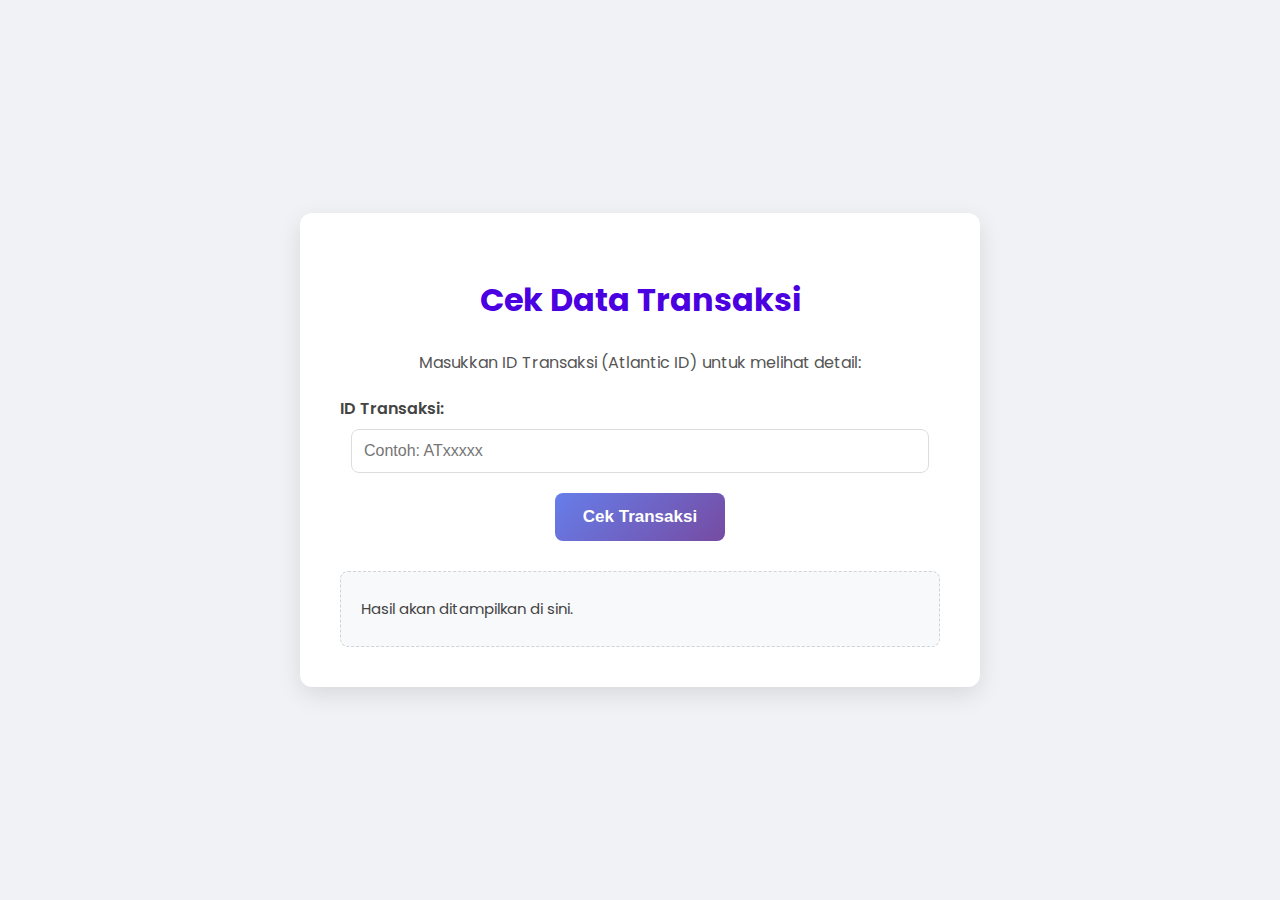
<file: db.html>
<!DOCTYPE html>
<html lang="id">
<head>
    <meta charset="UTF-8">
    <meta name="viewport" content="width=device-width, initial-scale=1.0">
    <title>Cek Data Transaksi Digital Store</title>
    <link href="https://fonts.googleapis.com/css2?family=Poppins:wght@400;600;700&display=swap" rel="stylesheet">
    <style>
        body {
            font-family: 'Poppins', sans-serif;
            margin: 0;
            background-color: #f0f2f5;
            color: #333;
            line-height: 1.6;
            display: flex;
            justify-content: center;
            align-items: center;
            min-height: 100vh;
            padding: 20px;
            box-sizing: border-box;
        }
        .container {
            background-color: #fff;
            padding: 40px;
            border-radius: 12px;
            box-shadow: 0 8px 25px rgba(0, 0, 0, 0.1);
            width: 100%;
            max-width: 600px;
            text-align: center;
        }
        h1 {
            font-size: 32px;
            color: #4a00e0;
            margin-bottom: 25px;
            font-weight: 700;
        }
        p {
            font-size: 16px;
            color: #555;
            margin-bottom: 20px;
        }
        label {
            display: block;
            margin-bottom: 8px;
            font-weight: 600;
            color: #444;
            text-align: left;
        }
        input[type="text"] {
            width: calc(100% - 22px); /* Account for padding */
            padding: 12px;
            margin-bottom: 20px;
            border: 1px solid #ddd;
            border-radius: 8px;
            font-size: 16px;
            box-sizing: border-box;
        }
        .btn-primary {
            background: linear-gradient(135deg, #667eea 0%, #764ba2 100%);
            border: none;
            color: white;
            padding: 14px 28px;
            border-radius: 8px;
            font-weight: 600;
            transition: all 0.3s ease;
            cursor: pointer;
            font-size: 17px;
            width: auto;
            display: inline-block;
        }
        .btn-primary:hover {
            transform: translateY(-2px);
            box-shadow: 0 5px 15px rgba(102, 126, 234, 0.4);
        }
        #resultDisplay {
            margin-top: 30px;
            padding: 20px;
            background-color: #f8f9fa;
            border: 1px dashed #ced4da;
            border-radius: 8px;
            text-align: left;
            word-wrap: break-word; /* Ensure long text breaks */
            overflow-x: auto; /* For horizontal scroll if content is too wide */
        }
        #resultDisplay pre {
            white-space: pre-wrap; /* Preserve whitespace and break lines */
            word-wrap: break-word;
        }
        #resultDisplay p {
            margin: 5px 0;
            font-size: 15px;
            color: #444;
        }
        #resultDisplay strong {
            color: #4a00e0;
        }
        .status-success { color: green; font-weight: bold; }
        .status-pending { color: orange; font-weight: bold; }
        .status-expired, .status-failed, .status-canceled { color: red; font-weight: bold; }

        @media (max-width: 768px) {
            .container {
                padding: 25px;
            }
            h1 {
                font-size: 26px;
            }
            .btn-primary {
                width: 100%;
            }
        }
    </style>
</head>
<body>
    <div class="container">
        <h1>Cek Data Transaksi</h1>
        <p>Masukkan ID Transaksi (Atlantic ID) untuk melihat detail:</p>
        
        <label for="transactionIdInput">ID Transaksi:</label>
        <input type="text" id="transactionIdInput" placeholder="Contoh: ATxxxxx">
        
        <button class="btn-primary" onclick="checkTransaction()">Cek Transaksi</button>
        
        <div id="resultDisplay">
            <p>Hasil akan ditampilkan di sini.</p>
        </div>
    </div>

    <script>
        async function checkTransaction() {
            const transactionId = document.getElementById('transactionIdInput').value.trim();
            const resultDisplay = document.getElementById('resultDisplay');
            resultDisplay.innerHTML = '<p>Mengecek data...</p>';

            if (!transactionId) {
                resultDisplay.innerHTML = '<p style="color: red;">Mohon masukkan ID Transaksi.</p>';
                return;
            }

            try {
                const response = await fetch('check_payment.php', {
                    method: 'POST',
                    headers: {
                        'Content-Type': 'application/x-www-form-urlencoded'
                    },
                    body: `transaction_id=${encodeURIComponent(transactionId)}`,
                });

                const data = await response.json();

                if (data.status === 'success') {
                    let statusClass = '';
                    if (data.payment_status === 'success') {
                        statusClass = 'status-success';
                    } else if (data.payment_status === 'pending') {
                        statusClass = 'status-pending';
                    } else {
                        statusClass = 'status-expired'; // for expired, failed, canceled
                    }

                    let htmlContent = `
                        <p>ID Transaksi: <strong>${transactionId}</strong></p>
                        <p>Produk: <strong>${data.product_name}</strong></p>
                        <p>Status Pembayaran: <strong class="${statusClass}">${data.payment_status.toUpperCase()}</strong></p>
                    `;

                    // Only show access link if it's not a generic placeholder
                    if (data.access_link && data.access_link !== '#' && !data.access_link.includes('wa.me')) { // Exclude placeholder and direct WhatsApp links
                         htmlContent += `<p>Link Akses: <a href="${data.access_link}" target="_blank">${data.access_link}</a></p>`;
                    } else if (data.payment_status === 'success' && data.access_link.includes('wa.me')) {
                         htmlContent += `<p>Link Kontak Pembeli (WA): <a href="${data.access_link}" target="_blank">Klik untuk Hubungi Pembeli</a></p>`;
                    } else if (data.payment_status === 'success') {
                         htmlContent += `<p>Link Akses: <strong>Akan dikirimkan secara manual/cek email.</strong></p>`;
                    }

                    // Tambahkan detail lain dari JSON response jika ada dan relevan
                    if (data.buyer_notes) { // 'buyer_notes' should come from check_payment.php now
                        htmlContent += `<p>Catatan Pembeli: <strong>${data.buyer_notes}</strong></p>`;
                    } else {
                        htmlContent += `<p>Catatan Pembeli: <strong>Tidak ada.</strong></p>`;
                    }
                    
                    // Ini untuk menampilkan semua data mentah JSON (opsional, bisa dihapus kalau nggak mau)
                    htmlContent += `
                        <h3>Detail Data (JSON Mentah):</h3>
                        <pre>${JSON.stringify(data, null, 2)}</pre>
                    `;

                    resultDisplay.innerHTML = htmlContent;

                } else {
                    resultDisplay.innerHTML = `<p style="color: red;">Error: ${data.message || 'Transaksi tidak ditemukan atau terjadi kesalahan.'}</p>`;
                }
            } catch (error) {
                resultDisplay.innerHTML = `<p style="color: red;">Terjadi kesalahan saat mengambil data: ${error.message}</p>`;
                console.error('Fetch error:', error);
            }
        }
    </script>
</body>
</html>
</file>
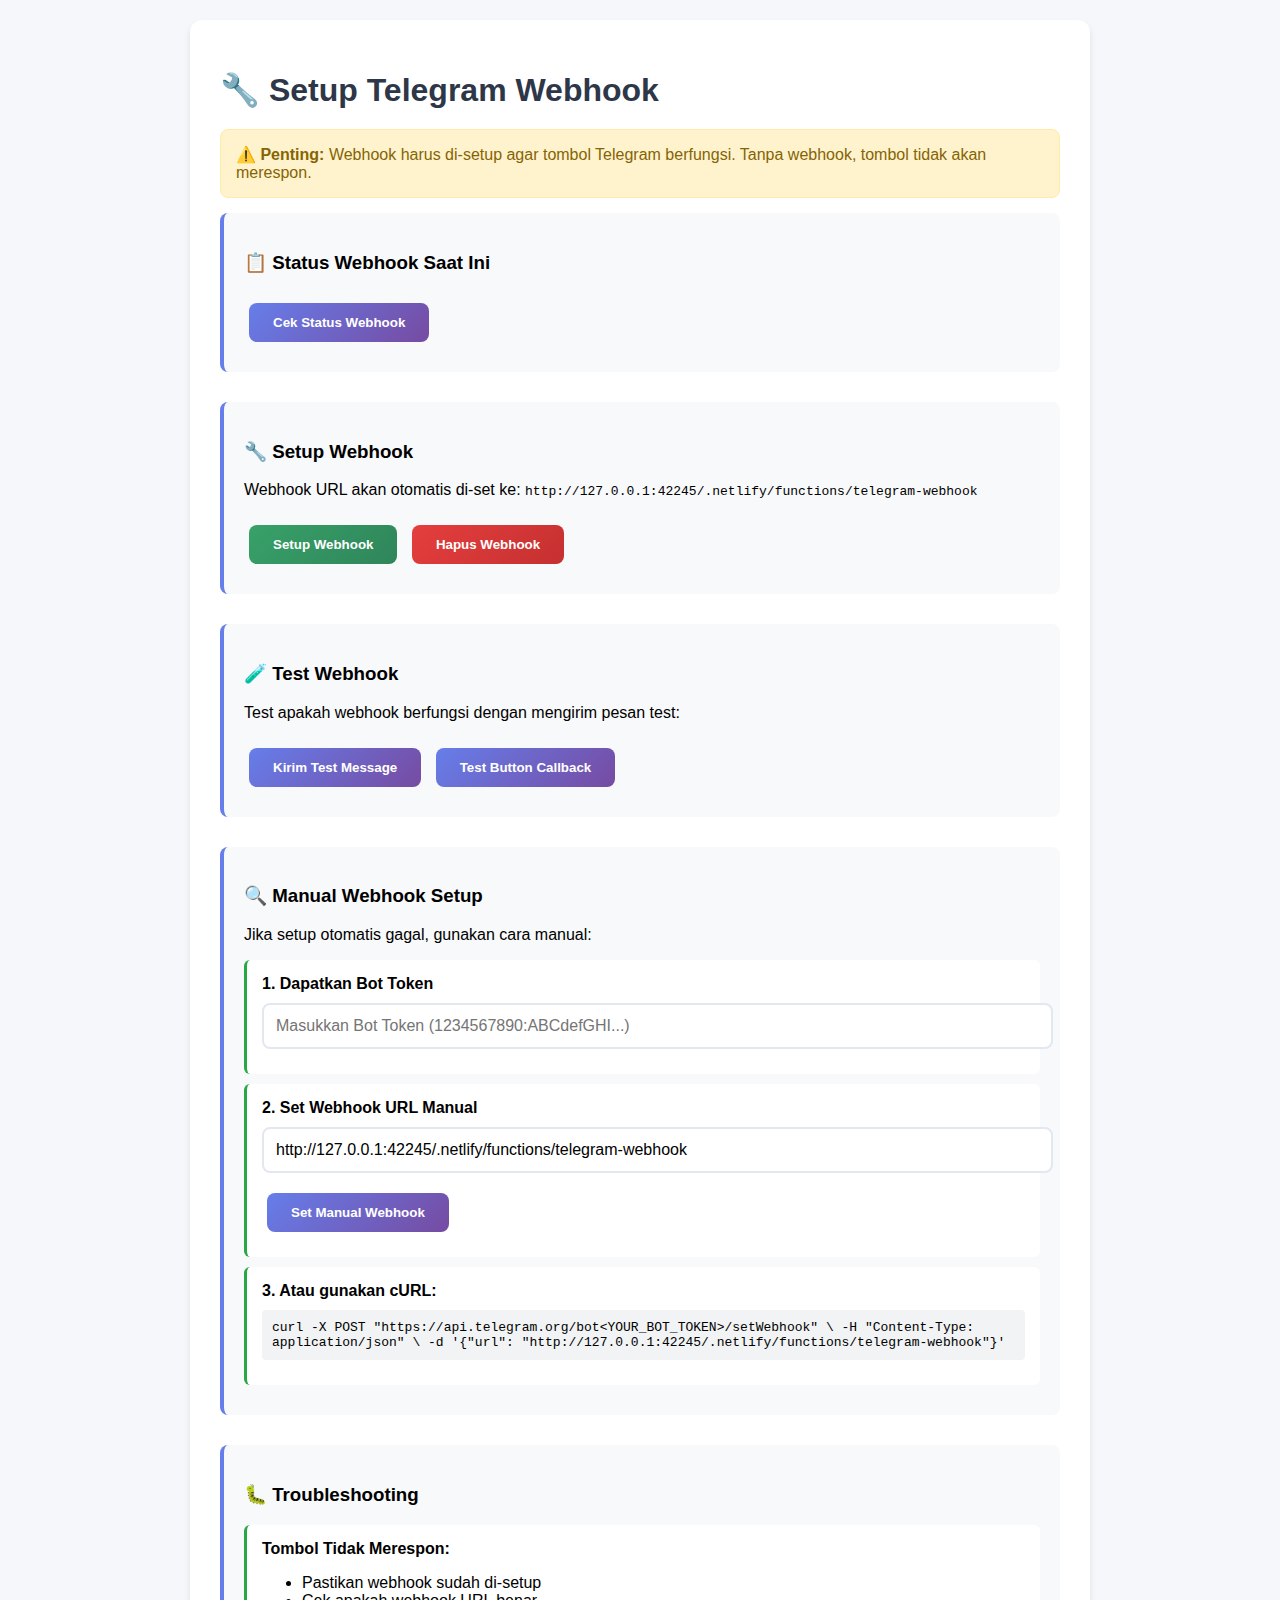
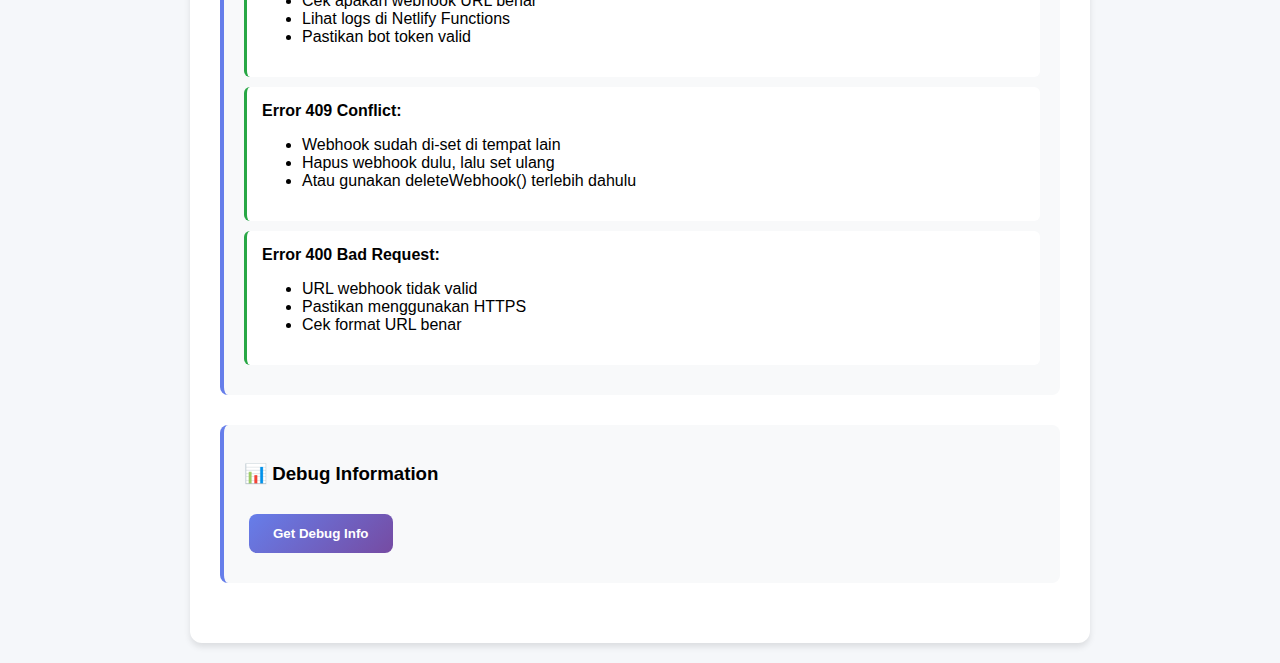
<file: setup-webhook.html>
<!DOCTYPE html>
<html lang="id">
<head>
    <meta charset="UTF-8">
    <meta name="viewport" content="width=device-width, initial-scale=1.0">
    <title>Setup Telegram Webhook - Digital Store</title>
    <style>
        body {
            font-family: 'Inter', sans-serif;
            max-width: 900px;
            margin: 0 auto;
            padding: 20px;
            background: #f5f7fa;
        }
        .container {
            background: white;
            padding: 30px;
            border-radius: 12px;
            box-shadow: 0 4px 6px rgba(0, 0, 0, 0.1);
        }
        h1 {
            color: #2d3748;
            margin-bottom: 20px;
        }
        .section {
            margin-bottom: 30px;
            padding: 20px;
            background: #f8f9fa;
            border-radius: 8px;
            border-left: 4px solid #667eea;
        }
        .btn {
            background: linear-gradient(135deg, #667eea 0%, #764ba2 100%);
            color: white;
            border: none;
            padding: 12px 24px;
            border-radius: 8px;
            cursor: pointer;
            font-weight: 600;
            margin: 10px 5px;
            transition: all 0.3s ease;
        }
        .btn:hover {
            transform: translateY(-2px);
            box-shadow: 0 4px 12px rgba(102, 126, 234, 0.3);
        }
        .btn-danger {
            background: linear-gradient(135deg, #e53e3e 0%, #c53030 100%);
        }
        .btn-success {
            background: linear-gradient(135deg, #38a169 0%, #2f855a 100%);
        }
        .result {
            margin-top: 20px;
            padding: 15px;
            border-radius: 8px;
            white-space: pre-wrap;
            font-family: monospace;
            font-size: 14px;
        }
        .success {
            background: #d4edda;
            color: #155724;
            border: 1px solid #c3e6cb;
        }
        .error {
            background: #f8d7da;
            color: #721c24;
            border: 1px solid #f5c6cb;
        }
        .info {
            background: #d1ecf1;
            color: #0c5460;
            border: 1px solid #bee5eb;
        }
        .loading {
            background: #fff3cd;
            color: #856404;
            border: 1px solid #ffeaa7;
        }
        .step {
            margin: 10px 0;
            padding: 15px;
            background: white;
            border-radius: 6px;
            border-left: 3px solid #28a745;
        }
        .warning {
            background: #fff3cd;
            color: #856404;
            border: 1px solid #ffeaa7;
            padding: 15px;
            border-radius: 8px;
            margin: 15px 0;
        }
        .code {
            background: #f1f3f4;
            padding: 10px;
            border-radius: 4px;
            font-family: monospace;
            margin: 10px 0;
            overflow-x: auto;
        }
        input[type="text"] {
            width: 100%;
            padding: 12px;
            border: 2px solid #e2e8f0;
            border-radius: 8px;
            font-size: 16px;
            margin: 10px 0;
        }
        input[type="text"]:focus {
            outline: none;
            border-color: #667eea;
        }
    </style>
</head>
<body>
    <div class="container">
        <h1>🔧 Setup Telegram Webhook</h1>
        
        <div class="warning">
            <strong>⚠️ Penting:</strong> Webhook harus di-setup agar tombol Telegram berfungsi. Tanpa webhook, tombol tidak akan merespon.
        </div>

        <div class="section">
            <h3>📋 Status Webhook Saat Ini</h3>
            <button class="btn" onclick="checkWebhookStatus()">Cek Status Webhook</button>
            <div id="webhookStatus" class="result" style="display: none;"></div>
        </div>

        <div class="section">
            <h3>🔧 Setup Webhook</h3>
            <p>Webhook URL akan otomatis di-set ke: <code id="webhookUrl">Loading...</code></p>
            <button class="btn btn-success" onclick="setupWebhook()">Setup Webhook</button>
            <button class="btn btn-danger" onclick="deleteWebhook()">Hapus Webhook</button>
            <div id="setupResult" class="result" style="display: none;"></div>
        </div>

        <div class="section">
            <h3>🧪 Test Webhook</h3>
            <p>Test apakah webhook berfungsi dengan mengirim pesan test:</p>
            <button class="btn" onclick="sendTestMessage()">Kirim Test Message</button>
            <button class="btn" onclick="testButtonCallback()">Test Button Callback</button>
            <div id="testResult" class="result" style="display: none;"></div>
        </div>

        <div class="section">
            <h3>🔍 Manual Webhook Setup</h3>
            <p>Jika setup otomatis gagal, gunakan cara manual:</p>
            
            <div class="step">
                <strong>1. Dapatkan Bot Token</strong>
                <input type="text" id="manualBotToken" placeholder="Masukkan Bot Token (1234567890:ABCdefGHI...)">
            </div>
            
            <div class="step">
                <strong>2. Set Webhook URL Manual</strong>
                <input type="text" id="manualWebhookUrl" placeholder="https://your-site.netlify.app/.netlify/functions/telegram-webhook">
                <button class="btn" onclick="setManualWebhook()">Set Manual Webhook</button>
            </div>
            
            <div class="step">
                <strong>3. Atau gunakan cURL:</strong>
                <div class="code" id="curlCommand">
                    curl -X POST "https://api.telegram.org/bot&lt;YOUR_BOT_TOKEN&gt;/setWebhook" \
                         -H "Content-Type: application/json" \
                         -d '{"url": "https://your-site.netlify.app/.netlify/functions/telegram-webhook"}'
                </div>
            </div>
        </div>

        <div class="section">
            <h3>🐛 Troubleshooting</h3>
            
            <div class="step">
                <strong>Tombol Tidak Merespon:</strong>
                <ul>
                    <li>Pastikan webhook sudah di-setup</li>
                    <li>Cek apakah webhook URL benar</li>
                    <li>Lihat logs di Netlify Functions</li>
                    <li>Pastikan bot token valid</li>
                </ul>
            </div>
            
            <div class="step">
                <strong>Error 409 Conflict:</strong>
                <ul>
                    <li>Webhook sudah di-set di tempat lain</li>
                    <li>Hapus webhook dulu, lalu set ulang</li>
                    <li>Atau gunakan deleteWebhook() terlebih dahulu</li>
                </ul>
            </div>
            
            <div class="step">
                <strong>Error 400 Bad Request:</strong>
                <ul>
                    <li>URL webhook tidak valid</li>
                    <li>Pastikan menggunakan HTTPS</li>
                    <li>Cek format URL benar</li>
                </ul>
            </div>
        </div>

        <div class="section">
            <h3>📊 Debug Information</h3>
            <button class="btn" onclick="getDebugInfo()">Get Debug Info</button>
            <div id="debugInfo" class="result" style="display: none;"></div>
        </div>
    </div>

    <script>
        // Set webhook URL on page load
        document.addEventListener('DOMContentLoaded', () => {
            const currentUrl = window.location.origin;
            const webhookUrl = `${currentUrl}/.netlify/functions/telegram-webhook`;
            document.getElementById('webhookUrl').textContent = webhookUrl;
            document.getElementById('manualWebhookUrl').value = webhookUrl;
            
            // Update cURL command
            const curlCommand = `curl -X POST "https://api.telegram.org/bot<YOUR_BOT_TOKEN>/setWebhook" \\
     -H "Content-Type: application/json" \\
     -d '{"url": "${webhookUrl}"}'`;
            document.getElementById('curlCommand').textContent = curlCommand;
        });

        function showResult(elementId, message, type = 'info') {
            const resultDiv = document.getElementById(elementId);
            resultDiv.style.display = 'block';
            resultDiv.className = `result ${type}`;
            resultDiv.textContent = message;
        }

        async function checkWebhookStatus() {
            showResult('webhookStatus', 'Checking webhook status...', 'loading');
            
            try {
                const response = await fetch('/.netlify/functions/check-webhook', {
                    method: 'POST'
                });
                
                const data = await response.json();
                
                if (data.status === 'success') {
                    showResult('webhookStatus', `✅ Webhook Status:\n\n${JSON.stringify(data.webhook_info, null, 2)}`, 'success');
                } else {
                    showResult('webhookStatus', `❌ Error checking webhook:\n\n${JSON.stringify(data, null, 2)}`, 'error');
                }
            } catch (error) {
                showResult('webhookStatus', `❌ Error: ${error.message}`, 'error');
            }
        }

        async function setupWebhook() {
            showResult('setupResult', 'Setting up webhook...', 'loading');
            
            try {
                const response = await fetch('/.netlify/functions/setup-webhook', {
                    method: 'POST'
                });
                
                const data = await response.json();
                
                if (data.status === 'success') {
                    showResult('setupResult', `✅ Webhook berhasil di-setup!\n\nWebhook URL: ${data.webhook_url}\n\nResponse: ${JSON.stringify(data.telegram_response, null, 2)}`, 'success');
                } else {
                    showResult('setupResult', `❌ Gagal setup webhook:\n\n${JSON.stringify(data, null, 2)}`, 'error');
                }
            } catch (error) {
                showResult('setupResult', `❌ Error: ${error.message}`, 'error');
            }
        }

        async function deleteWebhook() {
            showResult('setupResult', 'Deleting webhook...', 'loading');
            
            try {
                const response = await fetch('/.netlify/functions/delete-webhook', {
                    method: 'POST'
                });
                
                const data = await response.json();
                
                if (data.status === 'success') {
                    showResult('setupResult', `✅ Webhook berhasil dihapus!\n\nResponse: ${JSON.stringify(data.telegram_response, null, 2)}`, 'success');
                } else {
                    showResult('setupResult', `❌ Gagal hapus webhook:\n\n${JSON.stringify(data, null, 2)}`, 'error');
                }
            } catch (error) {
                showResult('setupResult', `❌ Error: ${error.message}`, 'error');
            }
        }

        async function sendTestMessage() {
            showResult('testResult', 'Sending test message...', 'loading');
            
            try {
                const response = await fetch('/.netlify/functions/test-telegram', {
                    method: 'POST'
                });
                
                const data = await response.json();
                
                if (data.status === 'success') {
                    showResult('testResult', `✅ Test message sent!\n\nCheck your Telegram for the message.`, 'success');
                } else {
                    showResult('testResult', `❌ Failed to send test message:\n\n${JSON.stringify(data, null, 2)}`, 'error');
                }
            } catch (error) {
                showResult('testResult', `❌ Error: ${error.message}`, 'error');
            }
        }

        async function testButtonCallback() {
            showResult('testResult', 'Testing button callback...', 'loading');
            
            try {
                const response = await fetch('/.netlify/functions/send-test-button', {
                    method: 'POST'
                });
                
                const data = await response.json();
                
                if (data.status === 'success') {
                    showResult('testResult', `✅ Test button sent!\n\nCheck Telegram and click the button to test.`, 'success');
                } else {
                    showResult('testResult', `❌ Failed to send test button:\n\n${JSON.stringify(data, null, 2)}`, 'error');
                }
            } catch (error) {
                showResult('testResult', `❌ Error: ${error.message}`, 'error');
            }
        }

        async function setManualWebhook() {
            const botToken = document.getElementById('manualBotToken').value.trim();
            const webhookUrl = document.getElementById('manualWebhookUrl').value.trim();
            
            if (!botToken || !webhookUrl) {
                showResult('setupResult', '❌ Please fill in both Bot Token and Webhook URL', 'error');
                return;
            }
            
            showResult('setupResult', 'Setting manual webhook...', 'loading');
            
            try {
                const response = await fetch(`https://api.telegram.org/bot${botToken}/setWebhook`, {
                    method: 'POST',
                    headers: {
                        'Content-Type': 'application/json',
                    },
                    body: JSON.stringify({
                        url: webhookUrl,
                        allowed_updates: ['message', 'callback_query']
                    })
                });
                
                const data = await response.json();
                
                if (data.ok) {
                    showResult('setupResult', `✅ Manual webhook berhasil di-setup!\n\nResponse: ${JSON.stringify(data, null, 2)}`, 'success');
                } else {
                    showResult('setupResult', `❌ Manual webhook gagal:\n\n${JSON.stringify(data, null, 2)}`, 'error');
                }
            } catch (error) {
                showResult('setupResult', `❌ Error: ${error.message}`, 'error');
            }
        }

        async function getDebugInfo() {
            showResult('debugInfo', 'Getting debug information...', 'loading');
            
            try {
                const response = await fetch('/.netlify/functions/debug-telegram', {
                    method: 'POST'
                });
                
                const data = await response.json();
                showResult('debugInfo', JSON.stringify(data, null, 2), 'info');
            } catch (error) {
                showResult('debugInfo', `❌ Error: ${error.message}`, 'error');
            }
        }
    </script>
</body>
</html>
</file>
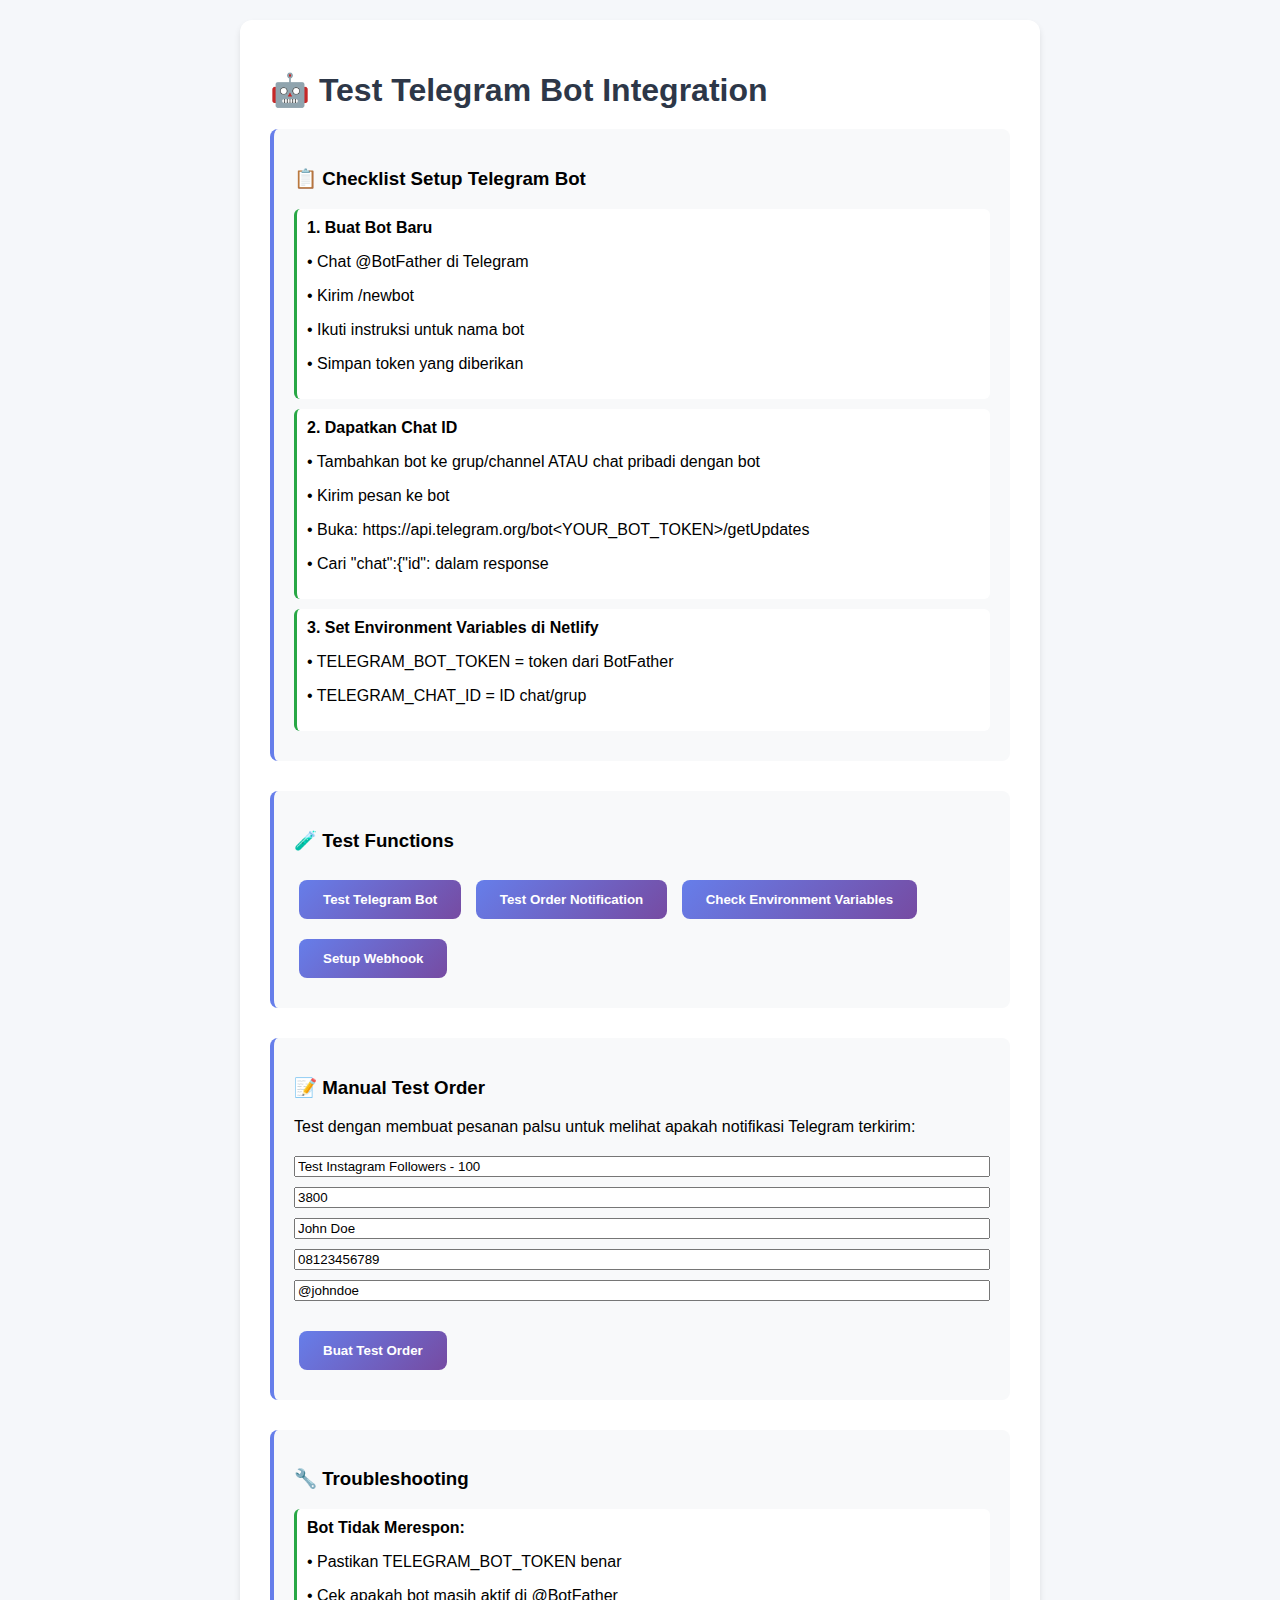
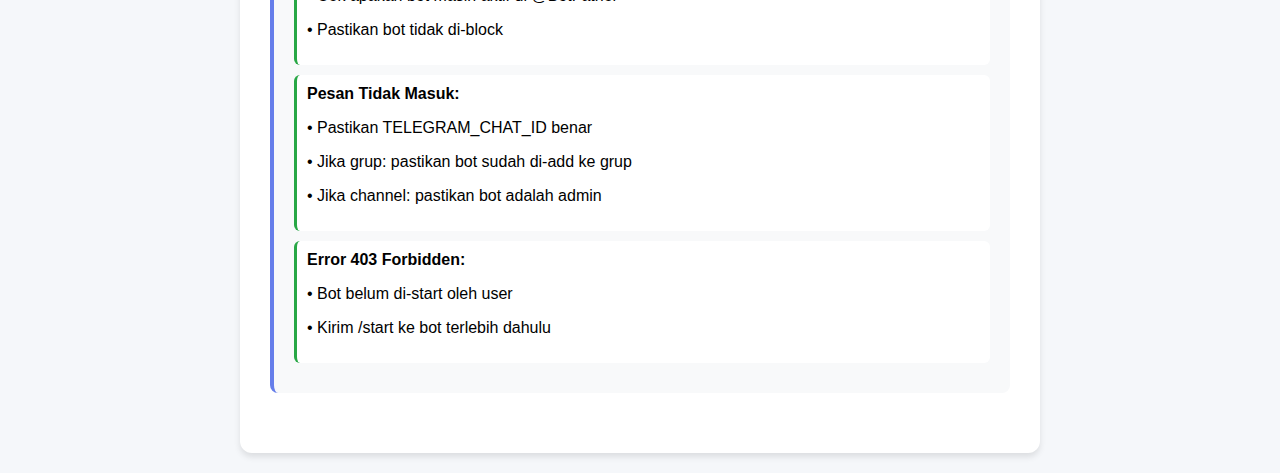
<file: tesbot.html>
<!DOCTYPE html>
<html lang="id">
<head>
    <meta charset="UTF-8">
    <meta name="viewport" content="width=device-width, initial-scale=1.0">
    <title>Test Telegram Bot - Digital Store</title>
    <style>
        body {
            font-family: 'Inter', sans-serif;
            max-width: 800px;
            margin: 0 auto;
            padding: 20px;
            background: #f5f7fa;
        }
        .container {
            background: white;
            padding: 30px;
            border-radius: 12px;
            box-shadow: 0 4px 6px rgba(0, 0, 0, 0.1);
        }
        h1 {
            color: #2d3748;
            margin-bottom: 20px;
        }
        .test-section {
            margin-bottom: 30px;
            padding: 20px;
            background: #f8f9fa;
            border-radius: 8px;
            border-left: 4px solid #667eea;
        }
        .btn {
            background: linear-gradient(135deg, #667eea 0%, #764ba2 100%);
            color: white;
            border: none;
            padding: 12px 24px;
            border-radius: 8px;
            cursor: pointer;
            font-weight: 600;
            margin: 10px 5px;
        }
        .btn:hover {
            transform: translateY(-2px);
            box-shadow: 0 4px 12px rgba(102, 126, 234, 0.3);
        }
        .result {
            margin-top: 20px;
            padding: 15px;
            border-radius: 8px;
            white-space: pre-wrap;
            font-family: monospace;
            font-size: 14px;
        }
        .success {
            background: #d4edda;
            color: #155724;
            border: 1px solid #c3e6cb;
        }
        .error {
            background: #f8d7da;
            color: #721c24;
            border: 1px solid #f5c6cb;
        }
        .info {
            background: #d1ecf1;
            color: #0c5460;
            border: 1px solid #bee5eb;
        }
        .loading {
            background: #fff3cd;
            color: #856404;
            border: 1px solid #ffeaa7;
        }
        .step {
            margin: 10px 0;
            padding: 10px;
            background: white;
            border-radius: 6px;
            border-left: 3px solid #28a745;
        }
    </style>
</head>
<body>
    <div class="container">
        <h1>🤖 Test Telegram Bot Integration</h1>
        
        <div class="test-section">
            <h3>📋 Checklist Setup Telegram Bot</h3>
            <div class="step">
                <strong>1. Buat Bot Baru</strong>
                <p>• Chat @BotFather di Telegram</p>
                <p>• Kirim /newbot</p>
                <p>• Ikuti instruksi untuk nama bot</p>
                <p>• Simpan token yang diberikan</p>
            </div>
            
            <div class="step">
                <strong>2. Dapatkan Chat ID</strong>
                <p>• Tambahkan bot ke grup/channel ATAU chat pribadi dengan bot</p>
                <p>• Kirim pesan ke bot</p>
                <p>• Buka: https://api.telegram.org/bot&lt;YOUR_BOT_TOKEN&gt;/getUpdates</p>
                <p>• Cari "chat":{"id": dalam response</p>
            </div>
            
            <div class="step">
                <strong>3. Set Environment Variables di Netlify</strong>
                <p>• TELEGRAM_BOT_TOKEN = token dari BotFather</p>
                <p>• TELEGRAM_CHAT_ID = ID chat/grup</p>
            </div>
        </div>

        <div class="test-section">
            <h3>🧪 Test Functions</h3>
            <button class="btn" onclick="testTelegramBot()">Test Telegram Bot</button>
            <button class="btn" onclick="testOrderNotification()">Test Order Notification</button>
            <button class="btn" onclick="checkEnvironmentVars()">Check Environment Variables</button>
            <button class="btn" onclick="setupWebhook()">Setup Webhook</button>
            
            <div id="testResult" class="result" style="display: none;"></div>
        </div>

        <div class="test-section">
            <h3>📝 Manual Test Order</h3>
            <p>Test dengan membuat pesanan palsu untuk melihat apakah notifikasi Telegram terkirim:</p>
            
            <div style="display: grid; gap: 10px; margin: 20px 0;">
                <input type="text" id="testProductName" placeholder="Nama Produk" value="Test Instagram Followers - 100">
                <input type="number" id="testPrice" placeholder="Harga" value="3800">
                <input type="text" id="testCustomerName" placeholder="Nama Customer" value="John Doe">
                <input type="text" id="testCustomerContact" placeholder="Kontak Customer" value="08123456789">
                <input type="text" id="testAccountInfo" placeholder="Username Target" value="@johndoe">
            </div>
            
            <button class="btn" onclick="createTestOrder()">Buat Test Order</button>
        </div>

        <div class="test-section">
            <h3>🔧 Troubleshooting</h3>
            <div class="step">
                <strong>Bot Tidak Merespon:</strong>
                <p>• Pastikan TELEGRAM_BOT_TOKEN benar</p>
                <p>• Cek apakah bot masih aktif di @BotFather</p>
                <p>• Pastikan bot tidak di-block</p>
            </div>
            
            <div class="step">
                <strong>Pesan Tidak Masuk:</strong>
                <p>• Pastikan TELEGRAM_CHAT_ID benar</p>
                <p>• Jika grup: pastikan bot sudah di-add ke grup</p>
                <p>• Jika channel: pastikan bot adalah admin</p>
            </div>
            
            <div class="step">
                <strong>Error 403 Forbidden:</strong>
                <p>• Bot belum di-start oleh user</p>
                <p>• Kirim /start ke bot terlebih dahulu</p>
            </div>
        </div>
    </div>

    <script>
        function showResult(message, type = 'info') {
            const resultDiv = document.getElementById('testResult');
            resultDiv.style.display = 'block';
            resultDiv.className = `result ${type}`;
            resultDiv.textContent = message;
        }

        async function testTelegramBot() {
            showResult('Testing Telegram bot...', 'loading');
            
            try {
                const response = await fetch('/.netlify/functions/test-telegram', {
                    method: 'POST'
                });
                
                const data = await response.json();
                
                if (data.status === 'success') {
                    showResult(`✅ Test berhasil!\n\n${JSON.stringify(data.results, null, 2)}`, 'success');
                } else {
                    showResult(`❌ Test gagal:\n\n${JSON.stringify(data, null, 2)}`, 'error');
                }
            } catch (error) {
                showResult(`❌ Error: ${error.message}`, 'error');
            }
        }

        async function testOrderNotification() {
            showResult('Testing order notification...', 'loading');
            
            const testOrder = {
                product_name: 'Test Instagram Followers - 100',
                price: 3800,
                customer_name: 'Test Customer',
                customer_contact: '08123456789',
                account_info: '@testuser',
                customer_notes: 'Test order notification',
                product_type: 'followers',
                platform: 'instagram',
                amount: '100'
            };

            try {
                const response = await fetch('/.netlify/functions/process-payment', {
                    method: 'POST',
                    headers: {
                        'Content-Type': 'application/x-www-form-urlencoded',
                    },
                    body: new URLSearchParams(testOrder)
                });

                const data = await response.json();
                
                if (data.status === 'success') {
                    showResult(`✅ Test order berhasil dibuat!\n\nTransaction ID: ${data.atlantic_transaction_id}\n\nCek Telegram untuk notifikasi.`, 'success');
                } else {
                    showResult(`❌ Test order gagal:\n\n${JSON.stringify(data, null, 2)}`, 'error');
                }
            } catch (error) {
                showResult(`❌ Error: ${error.message}`, 'error');
            }
        }

        async function createTestOrder() {
            showResult('Creating test order...', 'loading');
            
            const testOrder = {
                product_name: document.getElementById('testProductName').value,
                price: document.getElementById('testPrice').value,
                customer_name: document.getElementById('testCustomerName').value,
                customer_contact: document.getElementById('testCustomerContact').value,
                account_info: document.getElementById('testAccountInfo').value,
                customer_notes: 'Manual test order',
                product_type: 'followers',
                platform: 'instagram',
                amount: '100'
            };

            try {
                const response = await fetch('/.netlify/functions/process-payment', {
                    method: 'POST',
                    headers: {
                        'Content-Type': 'application/x-www-form-urlencoded',
                    },
                    body: new URLSearchParams(testOrder)
                });

                const data = await response.json();
                
                if (data.status === 'success') {
                    showResult(`✅ Test order berhasil!\n\nTransaction ID: ${data.atlantic_transaction_id}\nQR Image: ${data.qr_image_url}\n\nCek Telegram untuk notifikasi!`, 'success');
                } else {
                    showResult(`❌ Test order gagal:\n\n${JSON.stringify(data, null, 2)}`, 'error');
                }
            } catch (error) {
                showResult(`❌ Error: ${error.message}`, 'error');
            }
        }

        function checkEnvironmentVars() {
            showResult('Environment variables akan dicek di server logs.\n\nCek Netlify Functions logs untuk melihat status TELEGRAM_BOT_TOKEN dan TELEGRAM_CHAT_ID.', 'info');
        }

        async function setupWebhook() {
            showResult('Setting up Telegram webhook...', 'loading');
            
            try {
                const response = await fetch('/.netlify/functions/setup-webhook', {
                    method: 'POST'
                });
                
                const data = await response.json();
                
                if (data.status === 'success') {
                    showResult(`✅ Webhook berhasil di-setup!\n\nWebhook URL: ${data.webhook_url}\n\nSekarang tombol Telegram akan berfungsi.`, 'success');
                } else {
                    showResult(`❌ Setup webhook gagal:\n\n${JSON.stringify(data, null, 2)}`, 'error');
                }
            } catch (error) {
                showResult(`❌ Error: ${error.message}`, 'error');
            }
        }
    </script>
</body>
</html>
</file>
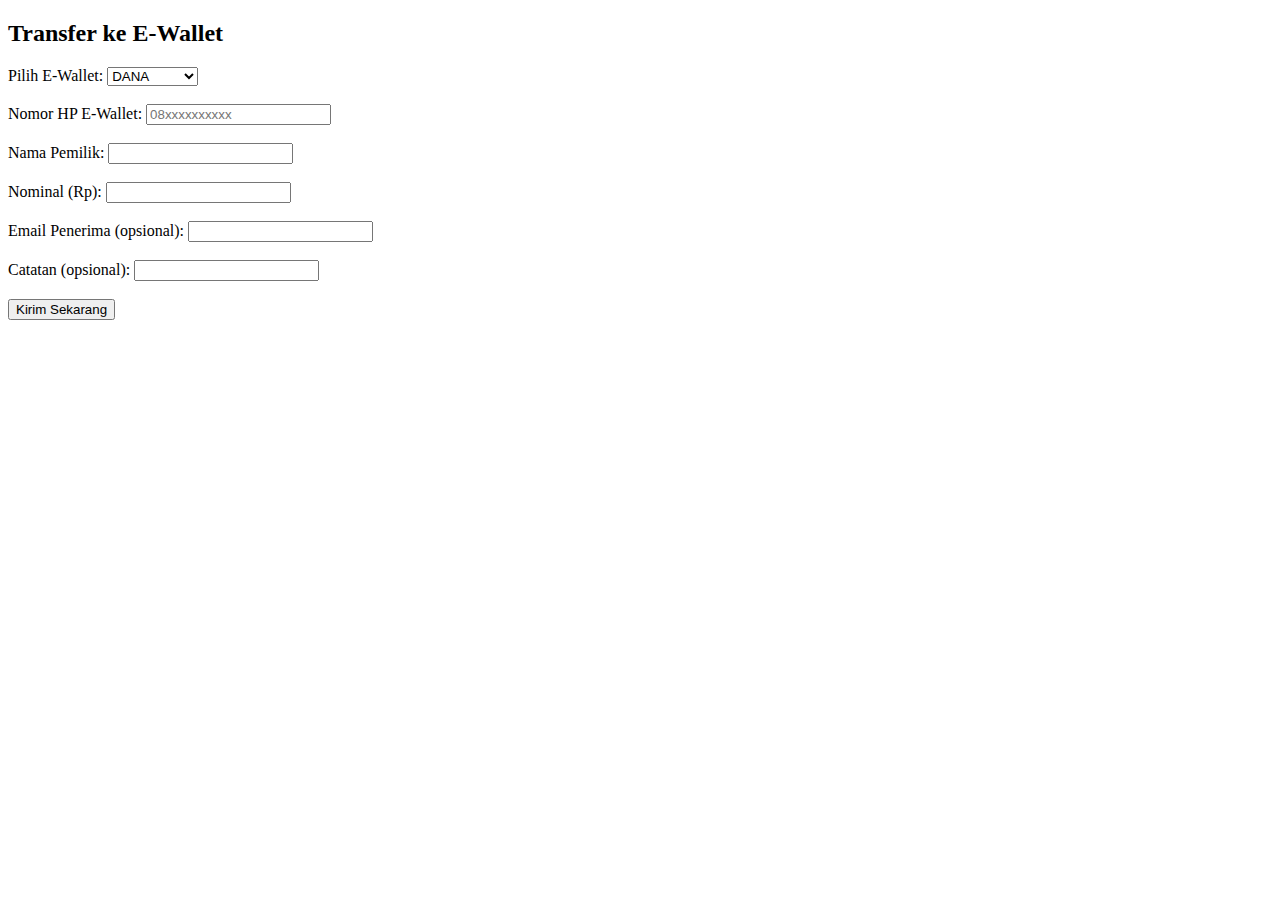
<file: tf.html>
<!DOCTYPE html>
<html>
<head>
  <title>Transfer ke E-Wallet</title>
</head>
<body>
  <h2>Transfer ke E-Wallet</h2>
  <form action="transfer_ewallet.php" method="post">
    <label for="wallet">Pilih E-Wallet:</label>
    <select name="kode_bank" required>
      <option value="dana">DANA</option>
      <option value="gopay">GoPay</option>
      <option value="ovo">OVO</option>
      <option value="shopeepay">ShopeePay</option>
      <option value="linkaja">LinkAja</option>
    </select>
    <br><br>

    <label for="nomor">Nomor HP E-Wallet:</label>
    <input type="text" name="nomor_akun" placeholder="08xxxxxxxxxx" required>
    <br><br>

    <label for="nama">Nama Pemilik:</label>
    <input type="text" name="nama_pemilik" required>
    <br><br>

    <label for="nominal">Nominal (Rp):</label>
    <input type="number" name="nominal" min="10000" required>
    <br><br>

    <label for="email">Email Penerima (opsional):</label>
    <input type="email" name="email">
    <br><br>

    <label for="note">Catatan (opsional):</label>
    <input type="text" name="note">
    <br><br>

    <button type="submit">Kirim Sekarang</button>
  </form>
</body>
</html>
</file>
